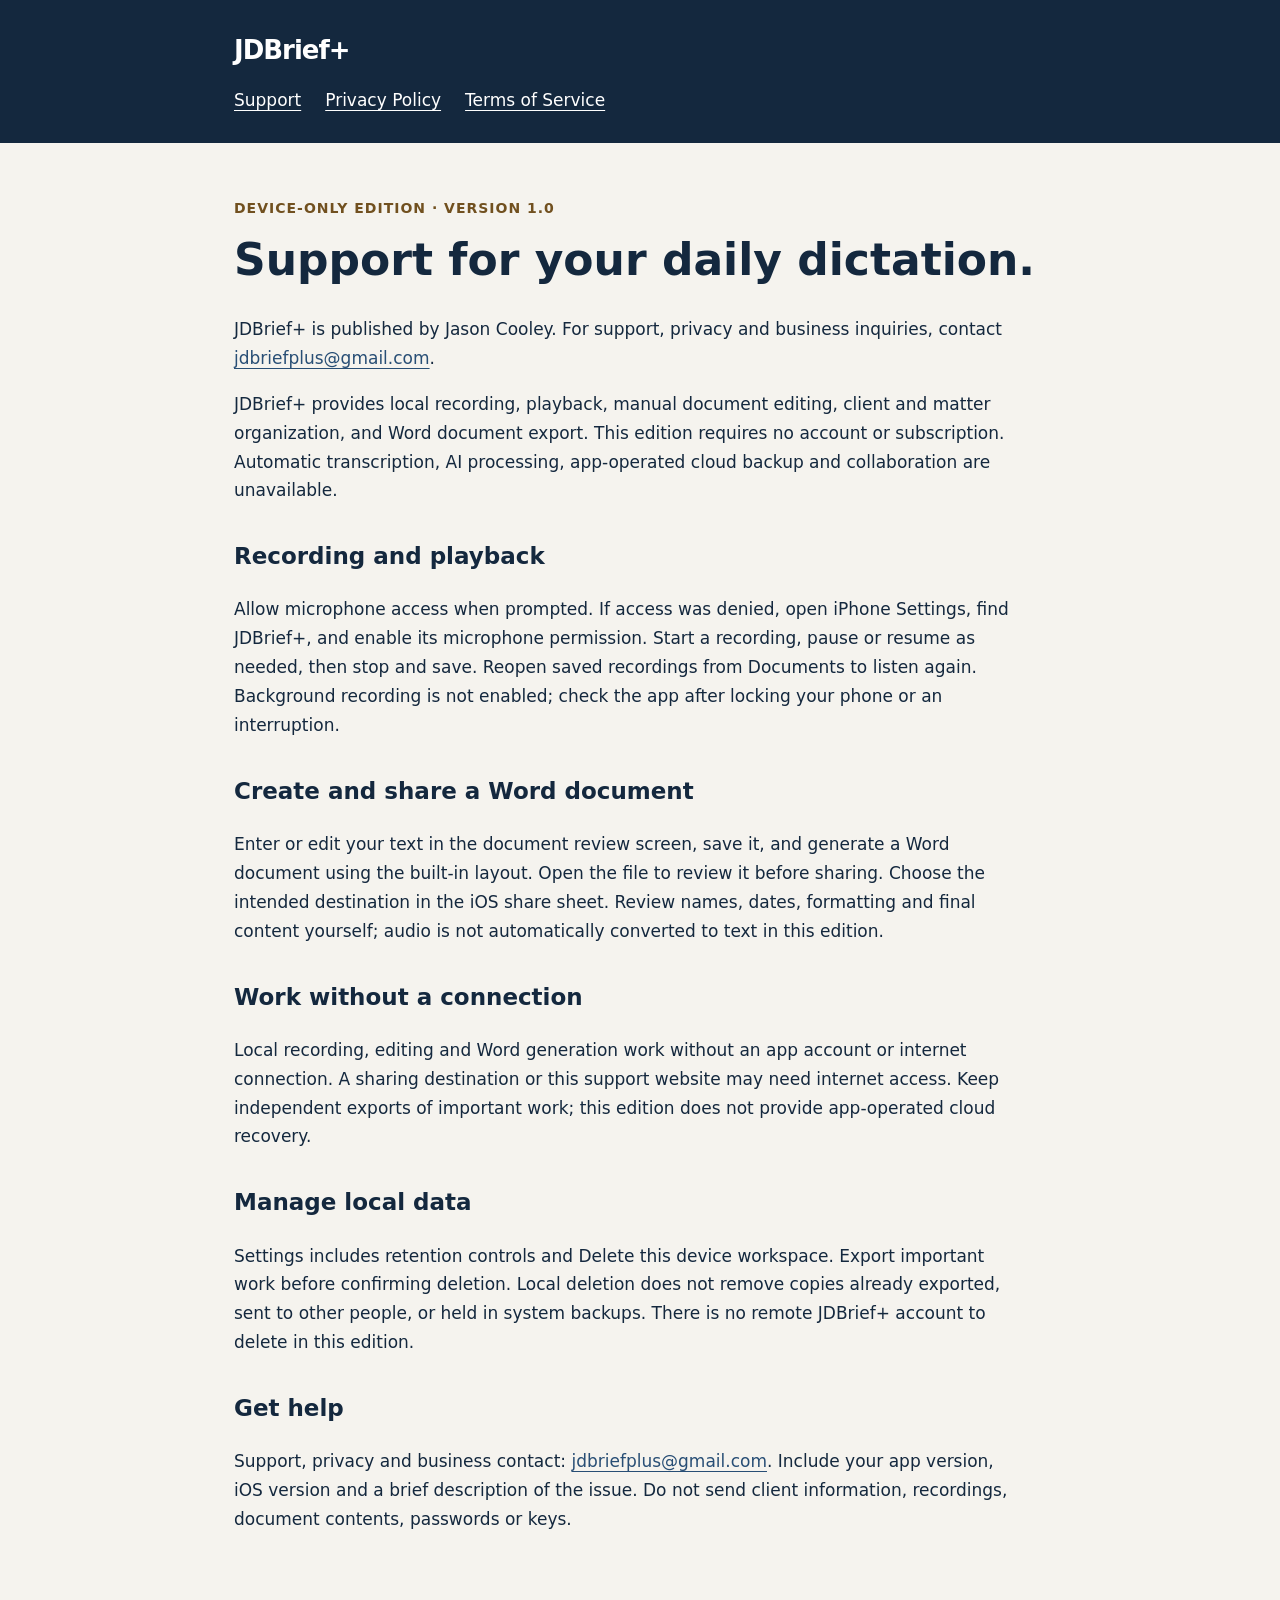
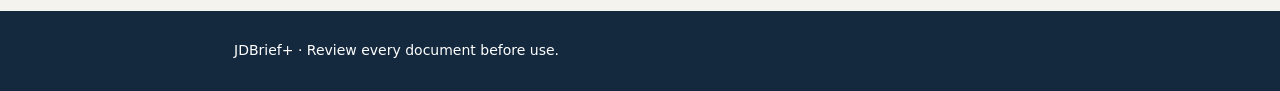
<file: index.html>
<!doctype html><html lang="en">
<head><meta charset="utf-8"><meta name="viewport" content="width=device-width,initial-scale=1"><meta name="robots" content="noindex"><title>JDBrief+ Support</title><link rel="stylesheet" href="styles.css">
</head>
<body>
<header><div><strong>JDBrief+</strong>
<nav aria-label="Main"><a href="index.html" aria-current="page">Support</a><a href="privacy.html">Privacy Policy</a><a href="terms.html">Terms of Service</a>
</nav></div>
</header>
<main>
<p class="eyebrow">Device-only edition · Version 1.0</p>
<h1>Support for your daily dictation.</h1>
<p>JDBrief+ is published by Jason Cooley. For support, privacy and business inquiries, contact <a href="mailto:jdbriefplus@gmail.com">jdbriefplus@gmail.com</a>.</p>
<p>JDBrief+ provides local recording, playback, manual document editing, client and matter organization, and Word document export. This edition requires no account or subscription. Automatic transcription, AI processing, app-operated cloud backup and collaboration are unavailable.</p>
<h2>Recording and playback</h2>
<p>Allow microphone access when prompted. If access was denied, open iPhone Settings, find JDBrief+, and enable its microphone permission. Start a recording, pause or resume as needed, then stop and save. Reopen saved recordings from Documents to listen again. Background recording is not enabled; check the app after locking your phone or an interruption.</p>
<h2>Create and share a Word document</h2>
<p>Enter or edit your text in the document review screen, save it, and generate a Word document using the built-in layout. Open the file to review it before sharing. Choose the intended destination in the iOS share sheet. Review names, dates, formatting and final content yourself; audio is not automatically converted to text in this edition.</p>
<h2>Work without a connection</h2>
<p>Local recording, editing and Word generation work without an app account or internet connection. A sharing destination or this support website may need internet access. Keep independent exports of important work; this edition does not provide app-operated cloud recovery.</p>
<h2>Manage local data</h2>
<p>Settings includes retention controls and Delete this device workspace. Export important work before confirming deletion. Local deletion does not remove copies already exported, sent to other people, or held in system backups. There is no remote JDBrief+ account to delete in this edition.</p>
<h2>Get help</h2>
<p>Support, privacy and business contact: <a href="mailto:jdbriefplus@gmail.com">jdbriefplus@gmail.com</a>.  Include your app version, iOS version and a brief description of the issue. Do not send client information, recordings, document contents, passwords or keys.</p>
</main>
<footer><div>JDBrief+ · Review every document before use.</div>
</footer>
</body></html>
</file>
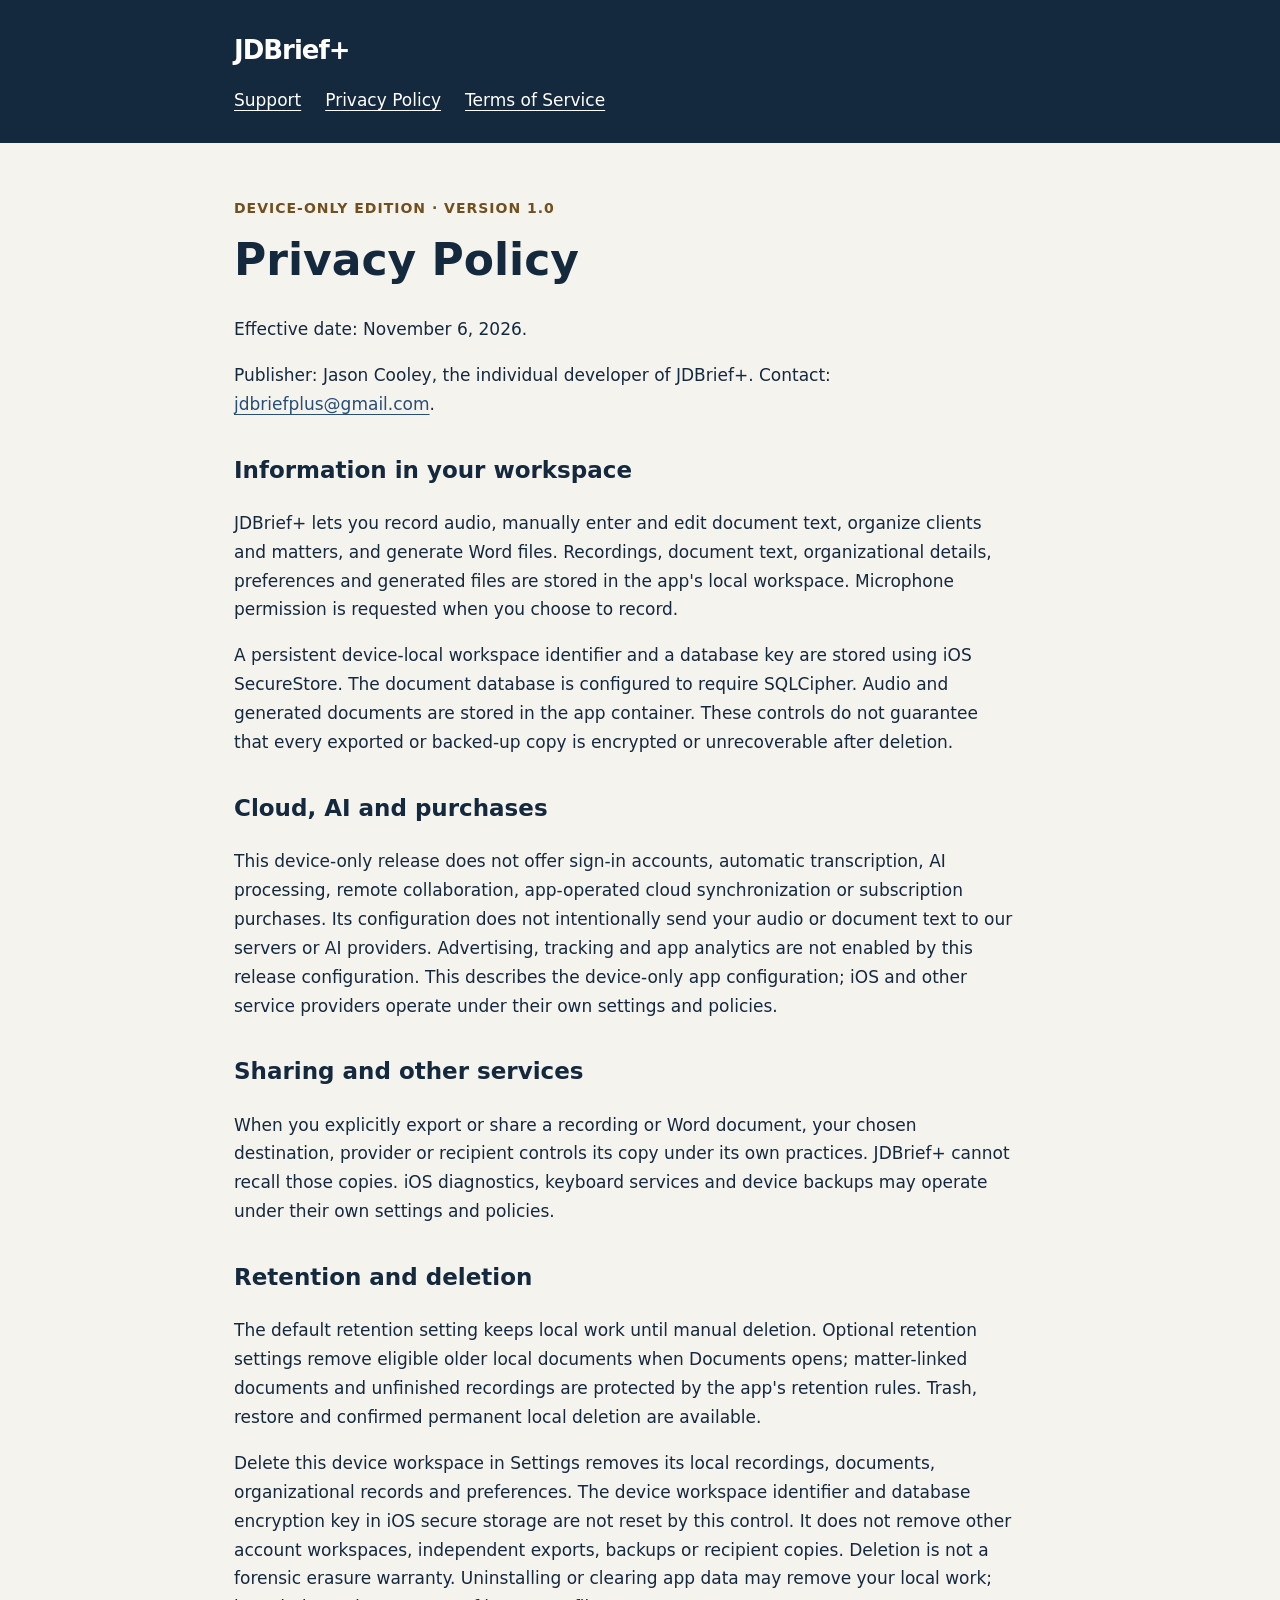
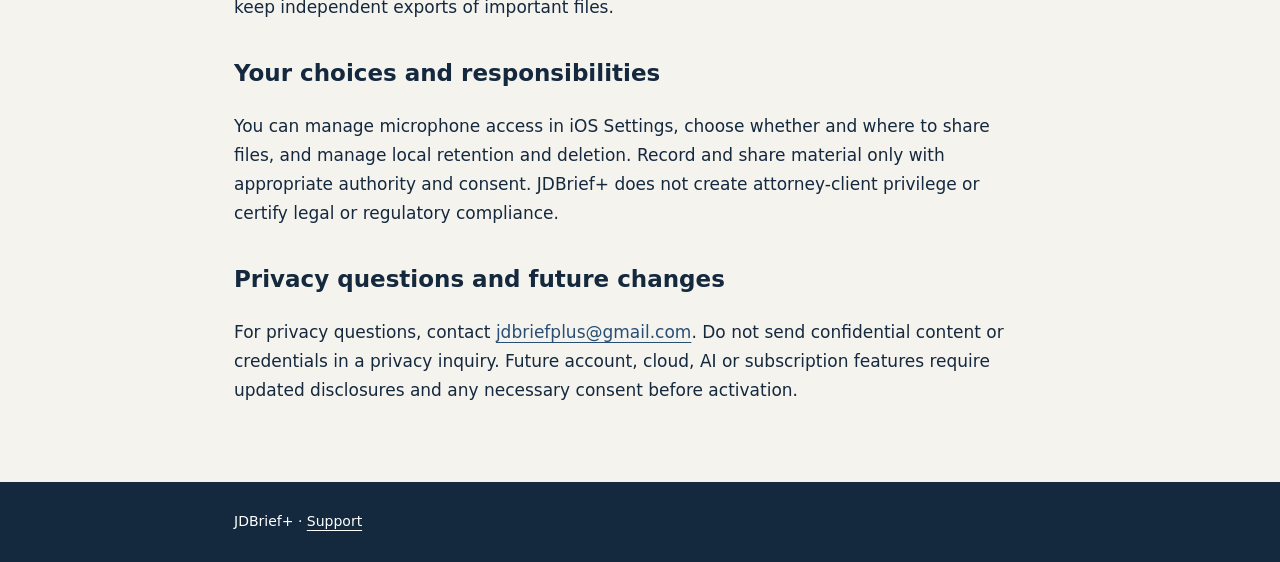
<file: privacy.html>
<!doctype html><html lang="en">
<head><meta charset="utf-8"><meta name="viewport" content="width=device-width,initial-scale=1"><meta name="robots" content="noindex"><title>JDBrief+ Privacy Policy</title><link rel="stylesheet" href="styles.css">
</head>
<body>
<header><div><strong>JDBrief+</strong>
<nav aria-label="Main"><a href="index.html">Support</a><a href="privacy.html" aria-current="page">Privacy Policy</a><a href="terms.html">Terms of Service</a>
</nav></div>
</header>
<main>
<p class="eyebrow">Device-only edition · Version 1.0</p>
<h1>Privacy Policy</h1>
<p>Effective date: November 6, 2026.</p>
<p>Publisher: Jason Cooley, the individual developer of JDBrief+. Contact: <a href="mailto:jdbriefplus@gmail.com">jdbriefplus@gmail.com</a>.</p>
<h2>Information in your workspace</h2>
<p>JDBrief+ lets you record audio, manually enter and edit document text, organize clients and matters, and generate Word files. Recordings, document text, organizational details, preferences and generated files are stored in the app's local workspace. Microphone permission is requested when you choose to record.</p>
<p>A persistent device-local workspace identifier and a database key are stored using iOS SecureStore. The document database is configured to require SQLCipher. Audio and generated documents are stored in the app container. These controls do not guarantee that every exported or backed-up copy is encrypted or unrecoverable after deletion.</p>
<h2>Cloud, AI and purchases</h2>
<p>This device-only release does not offer sign-in accounts, automatic transcription, AI processing, remote collaboration, app-operated cloud synchronization or subscription purchases. Its configuration does not intentionally send your audio or document text to our servers or AI providers. Advertising, tracking and app analytics are not enabled by this release configuration. This describes the device-only app configuration; iOS and other service providers operate under their own settings and policies.</p>
<h2>Sharing and other services</h2>
<p>When you explicitly export or share a recording or Word document, your chosen destination, provider or recipient controls its copy under its own practices. JDBrief+ cannot recall those copies. iOS diagnostics, keyboard services and device backups may operate under their own settings and policies.</p>
<h2>Retention and deletion</h2>
<p>The default retention setting keeps local work until manual deletion. Optional retention settings remove eligible older local documents when Documents opens; matter-linked documents and unfinished recordings are protected by the app's retention rules. Trash, restore and confirmed permanent local deletion are available.</p>
<p>Delete this device workspace in Settings removes its local recordings, documents, organizational records and preferences. The device workspace identifier and database encryption key in iOS secure storage are not reset by this control. It does not remove other account workspaces, independent exports, backups or recipient copies. Deletion is not a forensic erasure warranty. Uninstalling or clearing app data may remove your local work; keep independent exports of important files.</p>
<h2>Your choices and responsibilities</h2>
<p>You can manage microphone access in iOS Settings, choose whether and where to share files, and manage local retention and deletion. Record and share material only with appropriate authority and consent. JDBrief+ does not create attorney-client privilege or certify legal or regulatory compliance.</p>
<h2>Privacy questions and future changes</h2>
<p>For privacy questions, contact <a href="mailto:jdbriefplus@gmail.com">jdbriefplus@gmail.com</a>. Do not send confidential content or credentials in a privacy inquiry. Future account, cloud, AI or subscription features require updated disclosures and any necessary consent before activation.</p>
</main>
<footer><div>JDBrief+ · <a href="index.html">Support</a></div>
</footer>
</body></html>
</file>
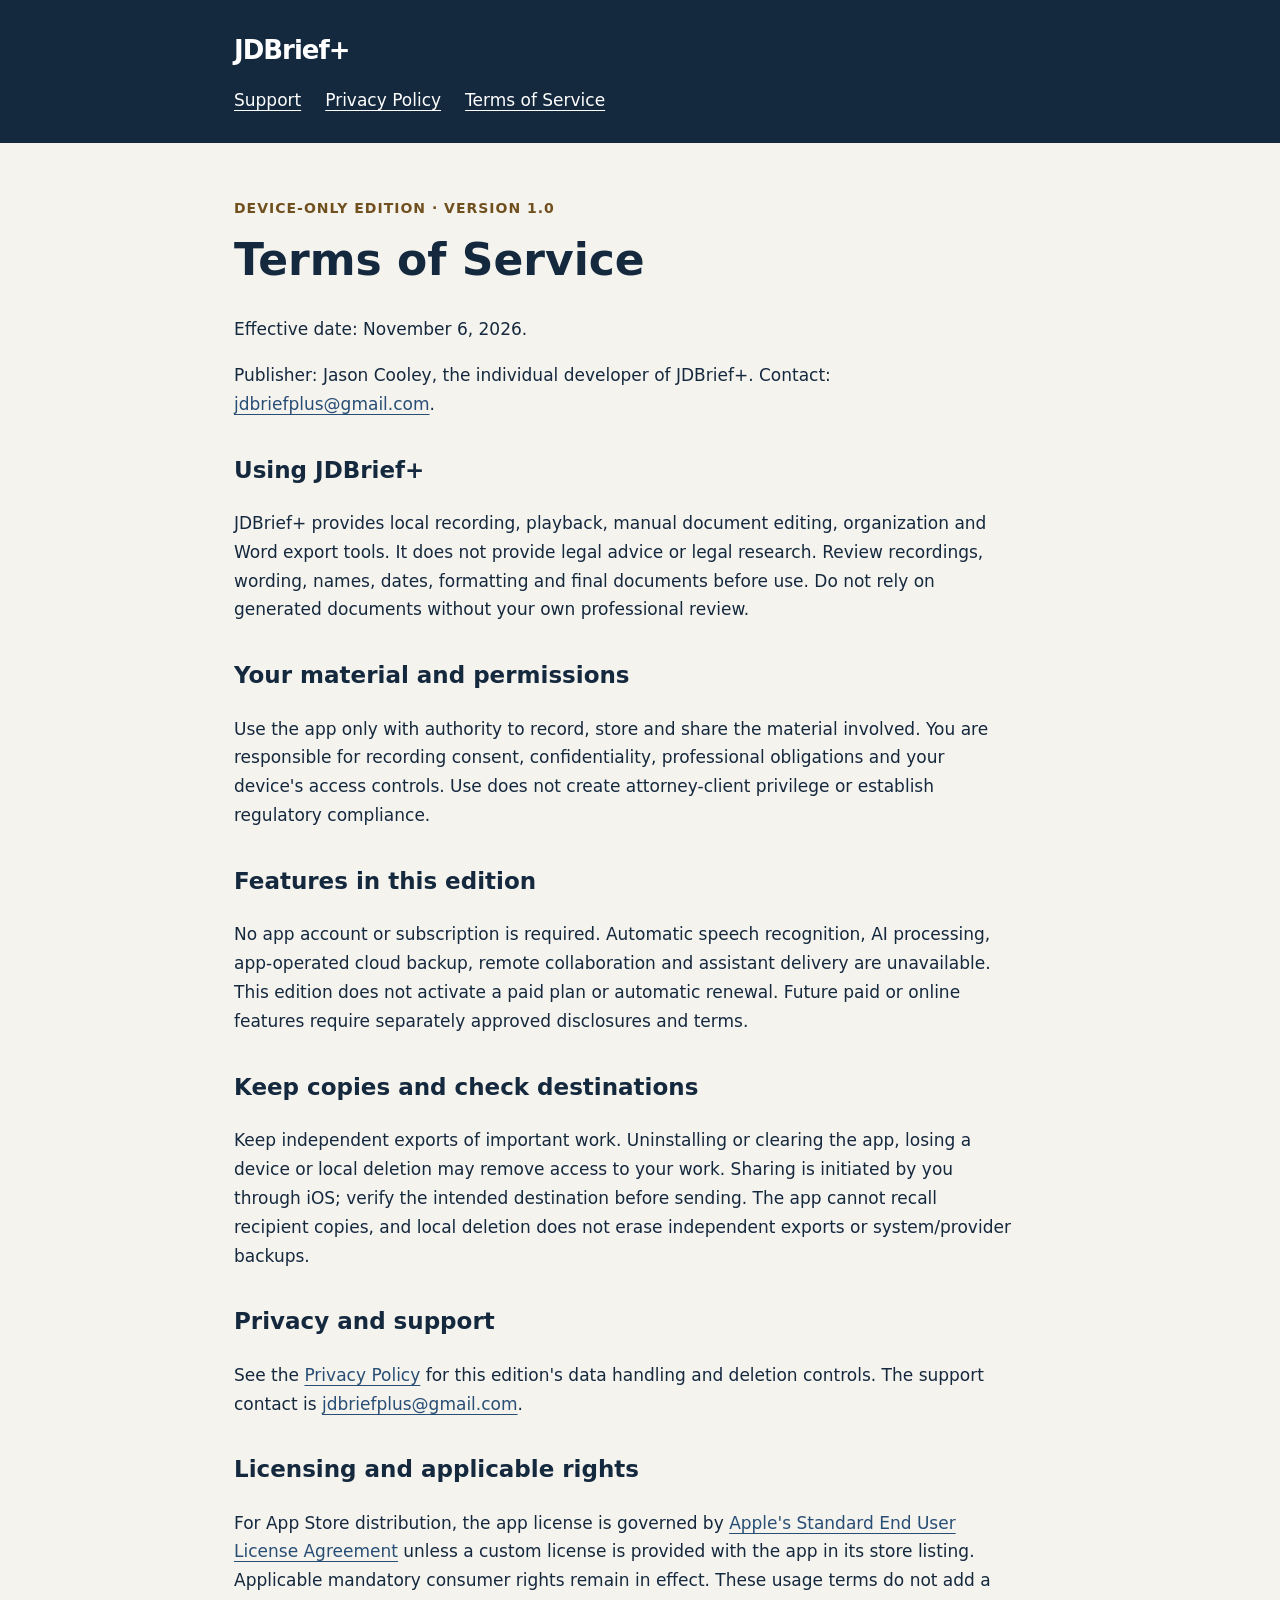
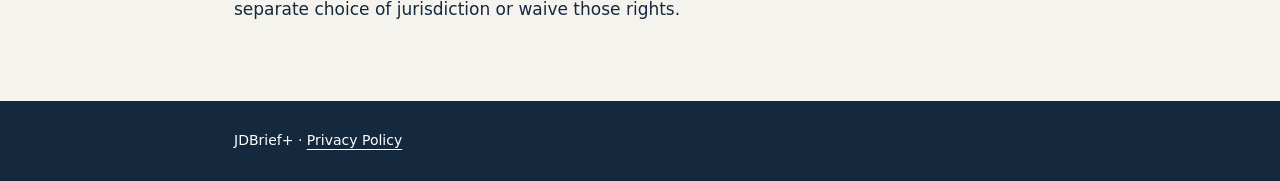
<file: terms.html>
<!doctype html><html lang="en">
<head><meta charset="utf-8"><meta name="viewport" content="width=device-width,initial-scale=1"><meta name="robots" content="noindex"><title>JDBrief+ Terms of Service</title><link rel="stylesheet" href="styles.css">
</head>
<body>
<header><div><strong>JDBrief+</strong>
<nav aria-label="Main"><a href="index.html">Support</a><a href="privacy.html">Privacy Policy</a><a href="terms.html" aria-current="page">Terms of Service</a>
</nav></div>
</header>
<main>
<p class="eyebrow">Device-only edition · Version 1.0</p>
<h1>Terms of Service</h1>
<p>Effective date: November 6, 2026.</p>
<p>Publisher: Jason Cooley, the individual developer of JDBrief+. Contact: <a href="mailto:jdbriefplus@gmail.com">jdbriefplus@gmail.com</a>.</p>
<h2>Using JDBrief+</h2>
<p>JDBrief+ provides local recording, playback, manual document editing, organization and Word export tools. It does not provide legal advice or legal research. Review recordings, wording, names, dates, formatting and final documents before use. Do not rely on generated documents without your own professional review.</p>
<h2>Your material and permissions</h2>
<p>Use the app only with authority to record, store and share the material involved. You are responsible for recording consent, confidentiality, professional obligations and your device's access controls. Use does not create attorney-client privilege or establish regulatory compliance.</p>
<h2>Features in this edition</h2>
<p>No app account or subscription is required. Automatic speech recognition, AI processing, app-operated cloud backup, remote collaboration and assistant delivery are unavailable. This edition does not activate a paid plan or automatic renewal. Future paid or online features require separately approved disclosures and terms.</p>
<h2>Keep copies and check destinations</h2>
<p>Keep independent exports of important work. Uninstalling or clearing the app, losing a device or local deletion may remove access to your work. Sharing is initiated by you through iOS; verify the intended destination before sending. The app cannot recall recipient copies, and local deletion does not erase independent exports or system/provider backups.</p>
<h2>Privacy and support</h2>
<p>See the <a href="privacy.html">Privacy Policy</a> for this edition's data handling and deletion controls. The support contact is <a href="mailto:jdbriefplus@gmail.com">jdbriefplus@gmail.com</a>.</p>
<h2>Licensing and applicable rights</h2>
<p>For App Store distribution, the app license is governed by <a href="https://www.apple.com/legal/internet-services/itunes/dev/stdeula/">Apple&apos;s Standard End User License Agreement</a> unless a custom license is provided with the app in its store listing. Applicable mandatory consumer rights remain in effect. These usage terms do not add a separate choice of jurisdiction or waive those rights.</p>
</main>
<footer><div>JDBrief+ · <a href="privacy.html">Privacy Policy</a></div>
</footer>
</body></html>
</file>
<file: styles.css>
:root{color-scheme:light;--navy:#14283e;--gold:#a57d39}*{box-sizing:border-box}body{margin:0;background:#f5f3ee;color:var(--navy);font:17px/1.7 system-ui,-apple-system,sans-serif}header,footer{background:var(--navy);color:#fff}header>div,footer>div,main{max-width:860px;margin:auto;padding:28px 24px}header strong{font-size:26px;letter-spacing:-1px}nav{display:flex;flex-wrap:wrap;gap:12px 24px;margin-top:14px}header a,footer a{color:#fff}a{color:#284e75;text-underline-offset:4px}a:focus-visible{outline:3px solid #c59b51;outline-offset:5px}main{padding-top:40px;padding-bottom:60px;min-height:65vh}h1{font-size:clamp(30px,6vw,44px);line-height:1.15;margin-top:0}h2{font-size:23px;margin-top:32px}p,li{max-width:72ch}.notice{padding:16px 20px;border-left:4px solid var(--gold);background:#fff8e8}.eyebrow{font-weight:650;color:#71501f;font-size:14px;letter-spacing:1px;text-transform:uppercase}footer{font-size:14px}li+li{margin-top:8px}
</file>
